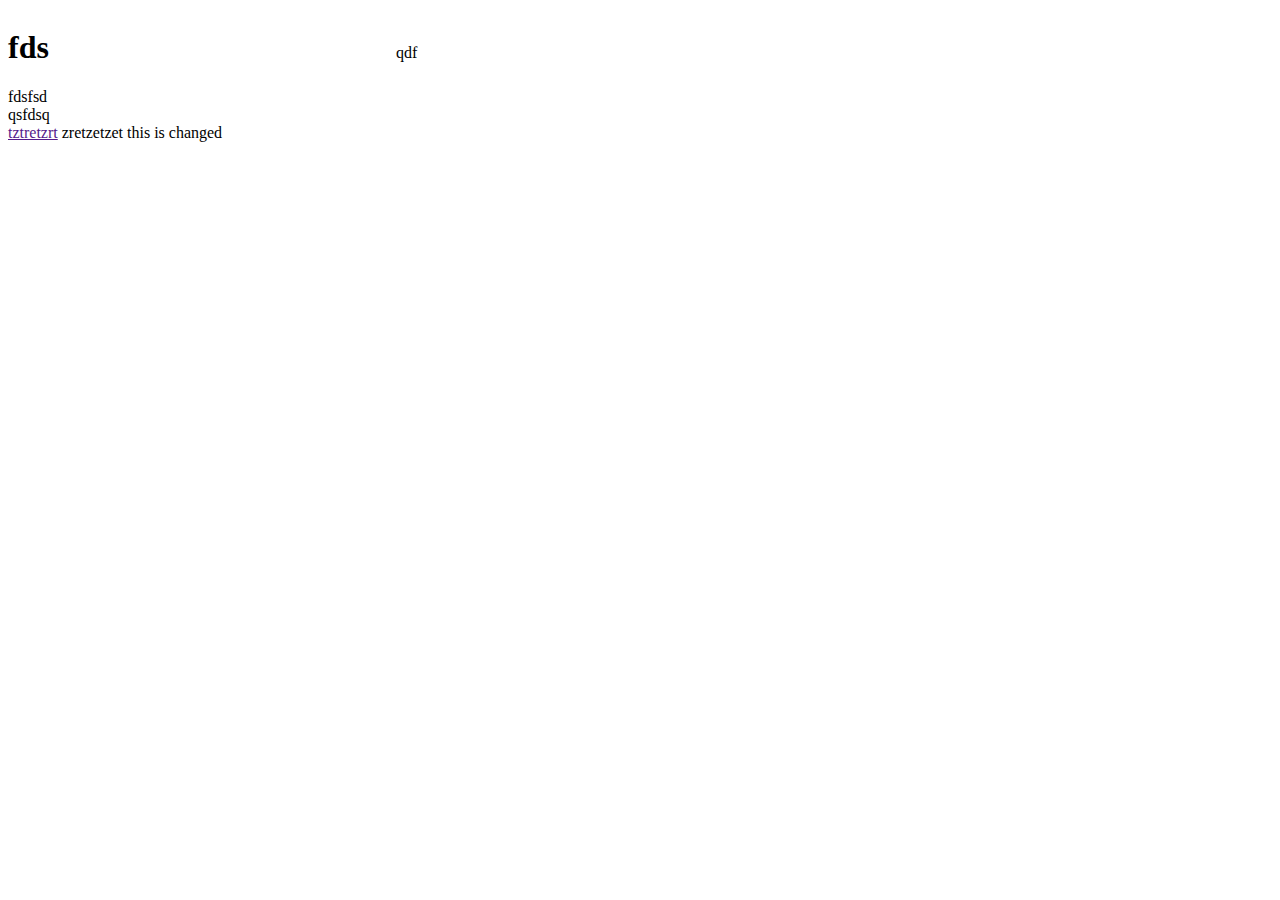
<file: index.html>
<!DOCTYPE html>
<html lang="en">
<head>
    <meta charset="UTF-8">
    <meta name="viewport" content="width=device-width, initial-scale=1.0">
    <title>Document</title>
</head>
<body>
    <h1
        style="width: 30vw;
            display: inline-block;
        "
    >fds</h1>
    <p
        style="width: 20vw;
            display: inline-block;
        "
    >qdf</p>
    <div>fdsfsd</div>
    <header>qsfdsq</header>
    <a 
        style="width: 100vw;"
    href="">tztretzrt</a> zretzetzet this is changed
</body>
</html>
</file>
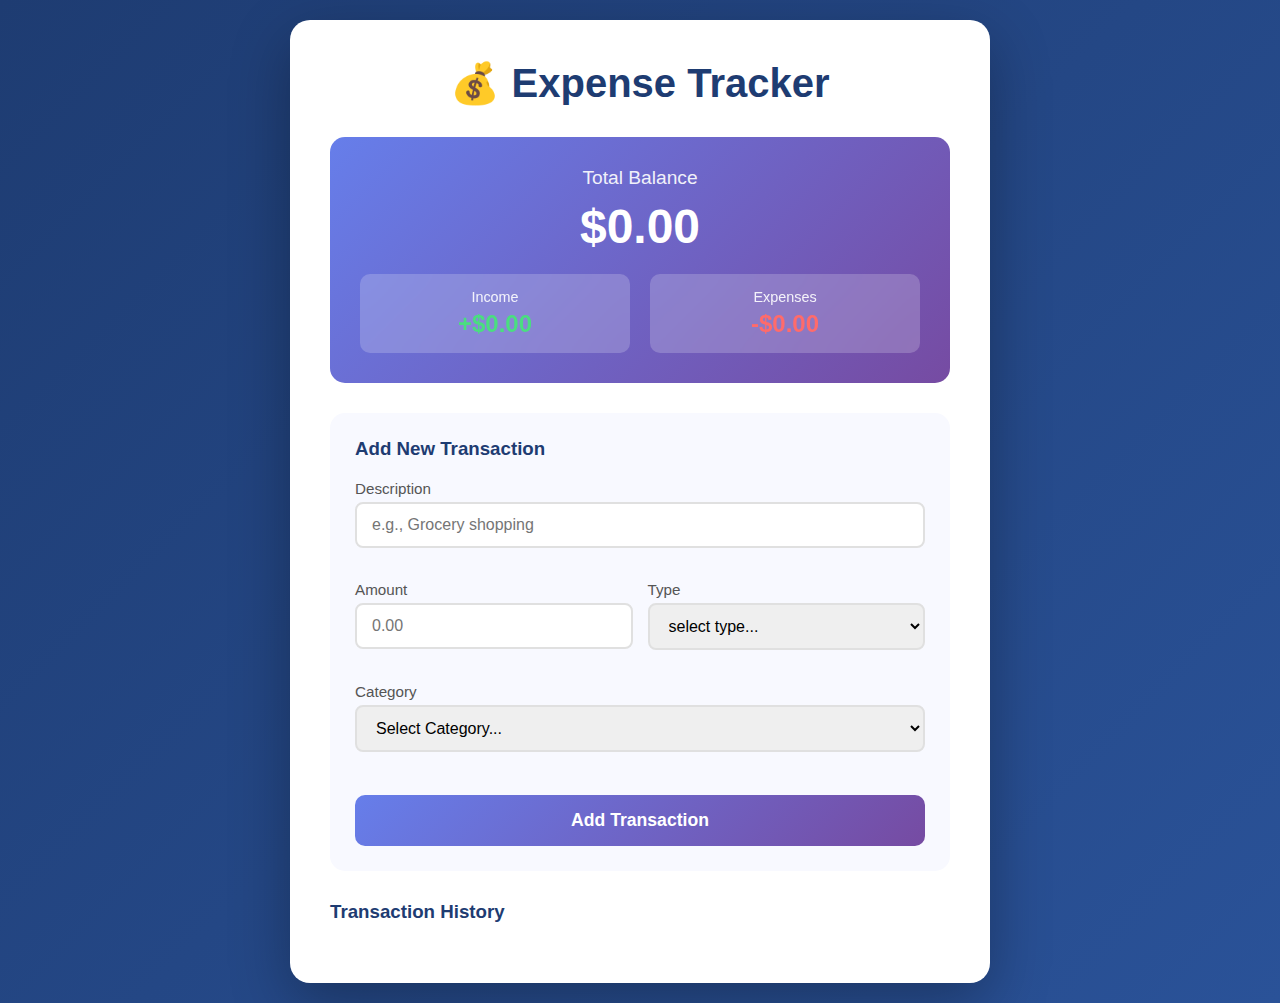
<file: transactions/transactions/index.html>
<!DOCTYPE html>
<html lang="en">
<head>
    <meta charset="UTF-8">
    <meta name="viewport" content="width=device-width, initial-scale=1.0">
    <title>Expense Tracker</title>
    <link rel="stylesheet" href="expense.css">
</head>
<body>
    <div class="container">
        <div class="expense-app">
            <h1>💰 Expense Tracker</h1>
            
            <!-- Balance Display -->
            <div class="balance-card">
                <h2>Total Balance</h2>
                <p class="balance-amount" id="total-balance">$0.00</p>
                
                <div class="summary">
                    <div class="summary-item income">
                        <span>Income</span>
                        <p id="total-income">+$0.00</p>
                    </div>
                    <div class="summary-item expense">
                        <span>Expenses</span>
                        <p id="total-expense">-$0.00</p>
                    </div>
                </div>
            </div>
            
            <!-- Add Transaction Form -->
            <div class="form-card">
                <h3>Add New Transaction</h3>
                <form id="transaction-form">
                    <div class="form-group">
                        <label id="text-description" for="description">Description</label>
                        <input 
                            type="text" 
                            id="description" 
                            placeholder="e.g., Grocery shopping"
                            
                            >
                            <p id='no-description' style='visibility: hidden;'>Please enter a description!</p>
                    </div>
                    
                    <div class="form-row">
                        <div class="form-group">
                            <label id="text-amount" for="amount">Amount</label>
                            <input 
                                type="number" 
                                id="amount" 
                                placeholder="0.00"
                                step="0.01"
                               
                            >
                            <p id="no-amount" style="visibility: hidden;">Please enter a valid amount!</p>
                        </div>
                        
                        <div class="form-group">
                            <label id="text-type" for="type">Type</label>
                            <select id="type" >
                                <option value="">select type...</option>
                                <option value="expense">💸 Expense</option>
                                <option value="income">💵 Income</option>
                            </select>
                            <p id="no-type" style="visibility: hidden;">Please select a category!</p>
                        </div>
                    </div>
                    
                    <div class="form-group">
                        <label id="text-category" for="category">Category</label>
                        <select id="category" >
                            <option value="">Select Category...</option>
                            <option value="food">🍔 Food</option>
                            <option value="transport">🚗 Transport</option>
                            <option value="entertainment">🎬 Entertainment</option>
                            <option value="shopping">🛍️ Shopping</option>
                            <option value="bills">📄 Bills</option>
                            <option value="salary">💼 Salary</option>
                            <option value="other">📦 Other</option>
                        </select>
                        <p id="no-category" style="visibility: hidden;">Please select a category!</p>
                    </div>
                    
                    <button id="'btn" type="submit" class="add-btn">Add Transaction</button>
                </form>
            </div>
            
            <!-- Transactions List -->
            <div class="transactions-container">
                <h3>Transaction History</h3>
                <ul id="transactions-list"></ul>
            </div>
        </div>
    </div>

    <script src="expense.js"></script>
</body>
</html>
</file>
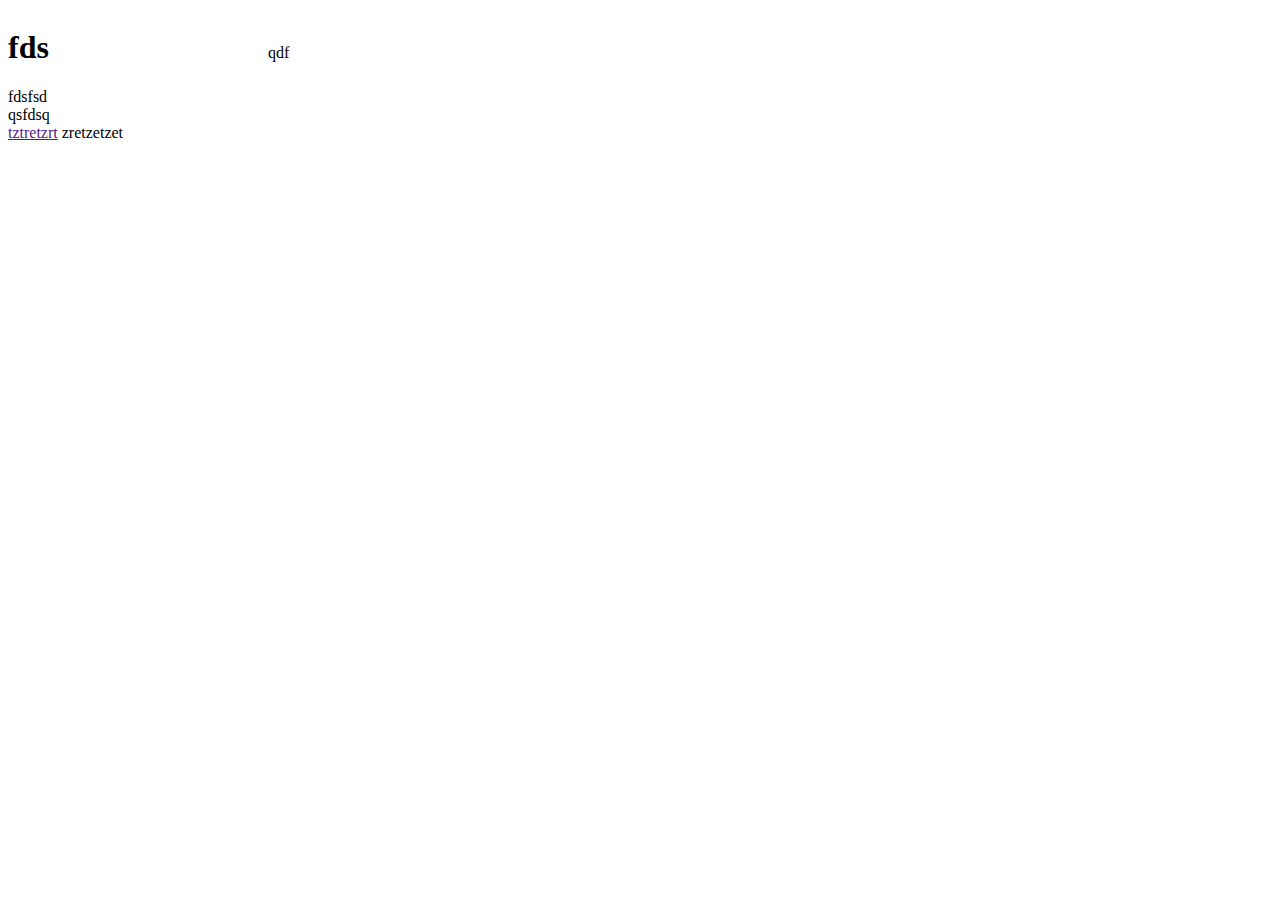
<file: list.html>
<!DOCTYPE html>
<html lang="en">
<head>
    <meta charset="UTF-8">
    <meta name="viewport" content="width=device-width, initial-scale=1.0">
    <title>Document</title>
</head>
<body>
    <h1
        style="width: 20vw;
            display: inline-block;
        "
    >fds</h1>
    <p
        style="width: 20vw;
            display: inline-block;
        "
    >qdf</p>
    <div>fdsfsd</div>
    <header>qsfdsq</header>
    <a 
        style="width: 100vw;"
    href="">tztretzrt</a> zretzetzet
</body>
</html>
</file>
<file: transactions/transactions/expense.css>
* {
    margin: 0;
    padding: 0;
    box-sizing: border-box;
}

body {
    font-family: 'Segoe UI', Tahoma, Geneva, Verdana, sans-serif;
    background: linear-gradient(135deg, #1e3c72 0%, #2a5298 100%);
    min-height: 100vh;
    padding: 20px;
}

.container {
    max-width: 700px;
    margin: 0 auto;
}

.expense-app {
    background: white;
    border-radius: 20px;
    padding: 40px;
    box-shadow: 0 20px 60px rgba(0, 0, 0, 0.3);
}

h1 {
    color: #1e3c72;
    text-align: center;
    margin-bottom: 30px;
    font-size: 2.5rem;
}

/* Balance Card */
.balance-card {
    background: linear-gradient(135deg, #667eea 0%, #764ba2 100%);
    color: white;
    padding: 30px;
    border-radius: 15px;
    margin-bottom: 30px;
    text-align: center;
}

.balance-card h2 {
    font-size: 1.2rem;
    font-weight: normal;
    opacity: 0.9;
    margin-bottom: 10px;
}

.balance-amount {
    font-size: 3rem;
    font-weight: bold;
    margin-bottom: 20px;
}

.summary {
    display: flex;
    gap: 20px;
    justify-content: center;
}

.summary-item {
    flex: 1;
    background: rgba(255, 255, 255, 0.2);
    padding: 15px;
    border-radius: 10px;
    backdrop-filter: blur(10px);
}

.summary-item span {
    display: block;
    font-size: 0.9rem;
    opacity: 0.9;
    margin-bottom: 5px;
}

.summary-item p {
    font-size: 1.5rem;
    font-weight: bold;
}

.summary-item.income p {
    color: #4ade80;
}

.summary-item.expense p {
    color: #ff6b6b;
}

/* Form Card */
.form-card {
    background: #f8f9ff;
    padding: 25px;
    border-radius: 15px;
    margin-bottom: 30px;
}

.form-card h3 {
    color: #1e3c72;
    margin-bottom: 20px;
}

.form-group {
    margin-bottom: 15px;
}

.form-group label {
    display: block;
    margin-bottom: 5px;
    color: #555;
    font-weight: 500;
    font-size: 0.95rem;
}

.form-group input,
.form-group select {
    width: 100%;
    padding: 12px 15px;
    border: 2px solid #e0e0e0;
    border-radius: 8px;
    font-size: 1rem;
    transition: border 0.3s;
}

.form-group input:focus,
.form-group select:focus {
    outline: none;
    border-color: #667eea;
}

.form-row {
    display: grid;
    grid-template-columns: 1fr 1fr;
    gap: 15px;
}

.add-btn {
    width: 100%;
    padding: 15px;
    background: linear-gradient(135deg, #667eea, #764ba2);
    color: white;
    border: none;
    border-radius: 10px;
    font-size: 1.1rem;
    font-weight: bold;
    cursor: pointer;
    transition: all 0.3s;
    margin-top: 10px;
}

.add-btn:hover {
    transform: translateY(-2px);
    box-shadow: 0 5px 20px rgba(102, 126, 234, 0.4);
}

/* Filters */
.filters {
    display: flex;
    gap: 10px;
    margin-bottom: 25px;
    justify-content: center;
}

.filter-btn {
    padding: 10px 20px;
    background: #f0f0f0;
    border: 2px solid transparent;
    border-radius: 8px;
    cursor: pointer;
    font-size: 0.95rem;
    transition: all 0.3s;
}

.filter-btn:hover {
    background: #e0e0e0;
}

.filter-btn.active {
    background: #667eea;
    color: white;
    border-color: #667eea;
}

/* Transactions */
.transactions-container {
    margin-bottom: 20px;
}

.transactions-container h3 {
    color: #1e3c72;
    margin-bottom: 15px;
}

#transactions-list {
    list-style: none;
}

.transaction-item {
    display: flex;
    align-items: center;
    justify-content: space-between;
    padding: 15px;
    margin-bottom: 10px;
    border-radius: 10px;
    background: #f8f9ff;
    border-left: 5px solid;
    transition: all 0.3s;
    animation: slideIn 0.3s ease;
}
.font-red{
    color: red !important;
}

@keyframes slideIn {
    from {
        opacity: 0;
        transform: translateX(-20px);
    }
    to {
        opacity: 1;
        transform: translateX(0);
    }
}

.transaction-item:hover {
    transform: translateX(5px);
    box-shadow: 0 3px 10px rgba(0, 0, 0, 0.1);
}

.transaction-item.income {
    border-left-color: #4ade80;
}

.transaction-item.expense {
    border-left-color: #ff6b6b;
}

.transaction-info {
    flex: 1;
}

.transaction-description {
    font-size: 1.1rem;
    color: #333;
    font-weight: 500;
    margin-bottom: 5px;
}

.transaction-category {
    font-size: 0.9rem;
    color: #999;
}

.transaction-amount {
    font-size: 1.3rem;
    font-weight: bold;
    margin-right: 15px;
}

.transaction-item.income .transaction-amount {
    color: #4ade80;
}

.transaction-item.expense .transaction-amount {
    color: #ff6b6b;
}

.delete-transaction {
    padding: 8px 15px;
    background: #ff6b6b;
    color: white;
    border: none;
    border-radius: 6px;
    cursor: pointer;
    transition: all 0.3s;
    font-size: 0.9rem;
}

.delete-transaction:hover {
    background: #ff5252;
    transform: scale(1.05);
}

/* Delete All Button */
.delete-all-btn {
    width: 100%;
    padding: 15px;
    background: #ff6b6b;
    color: white;
    border: none;
    border-radius: 10px;
    font-size: 1rem;
    font-weight: bold;
    cursor: pointer;
    transition: all 0.3s;
}

.delete-all-btn:hover {
    background: #ff5252;
    transform: translateY(-2px);
    box-shadow: 0 5px 15px rgba(255, 107, 107, 0.4);
}

.delete-all-btn:disabled {
    background: #ccc;
    cursor: not-allowed;
    transform: none;
}

/* Hidden */
.hidden {
    display: none !important;
}

/* Empty State */
.empty-state {
    text-align: center;
    padding: 40px;
    color: #999;
}

.empty-state p {
    font-size: 1.1rem;
}


/* Responsive */
@media (max-width: 600px) {
    .expense-app {
        padding: 20px;
    }
    
    h1 {
        font-size: 2rem;
    }
    
    .balance-amount {
        font-size: 2.5rem;
    }
    
    .summary {
        flex-direction: column;
    }
    
    .form-row {
        grid-template-columns: 1fr;
    }
    
    .transaction-item {
        flex-direction: column;
        align-items: flex-start;
        gap: 10px;
    }
}
</file>
